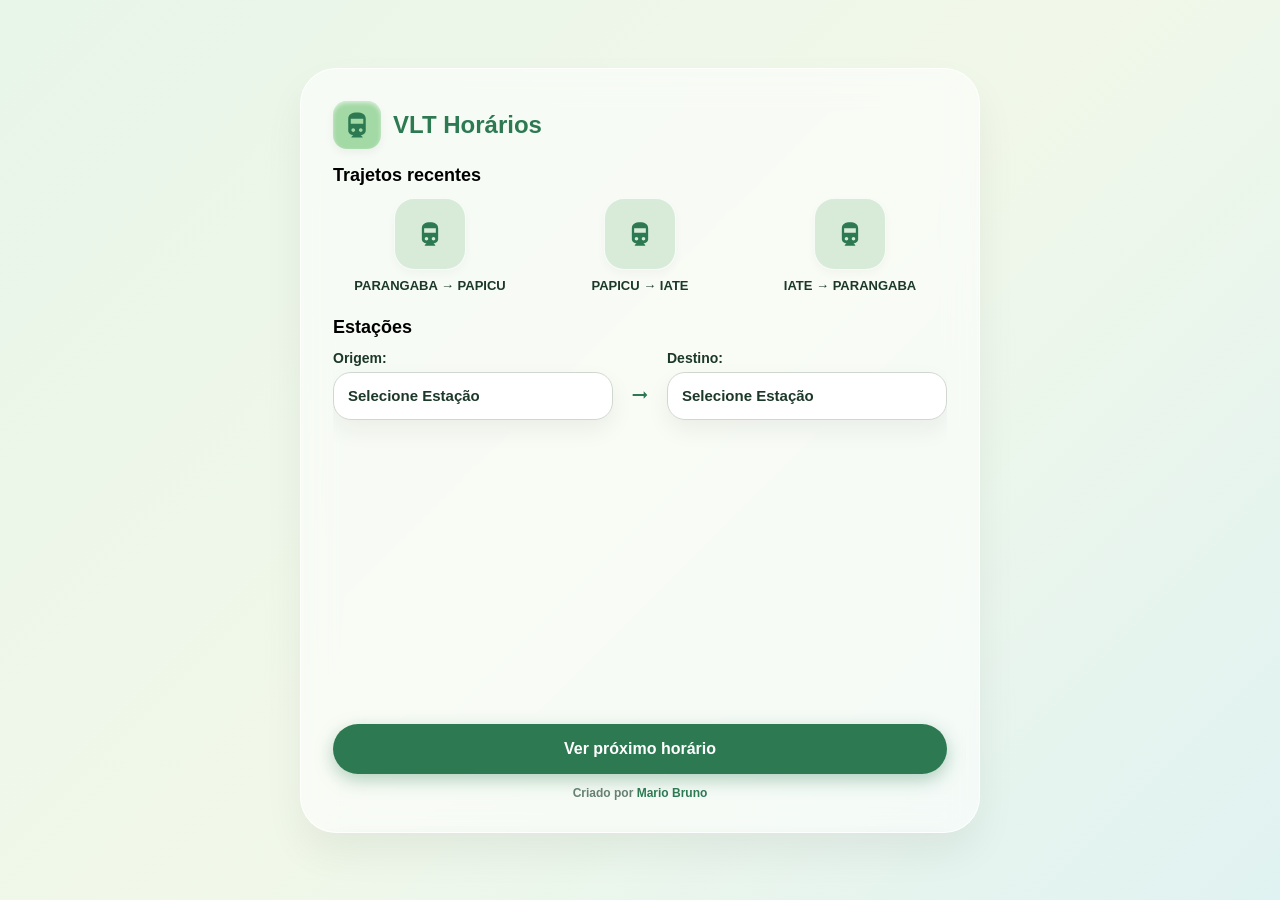
<file: index.html>
<!DOCTYPE html>
<html lang="pt-BR">
<head>
  <meta charset="UTF-8">
  <meta name="viewport" content="width=device-width, initial-scale=1.0">
  <title>VLT Horários - Metrofor</title>

  <!-- PWA & Mobile Settings -->
  <link rel="manifest" href="manifest.json">
  <meta name="theme-color" content="#2d7a52">
  <link rel="apple-touch-icon" href="icon-192.png">
  <meta name="apple-mobile-web-app-capable" content="yes">
  <meta name="apple-mobile-web-app-status-bar-style" content="black-translucent">

  <style>
    :root {
      --bg-gradient: linear-gradient(135deg, #e8f5e9 0%, #f1f8e9 50%, #e0f2f1 100%);
      --primary-green: #2d7a52;
      --primary-green-hover: #225c3e;
      --card-bg: rgba(255, 255, 255, 0.9);
      --card-shadow: 0 10px 25px rgba(0, 0, 0, 0.06);
      --text-main: #1c3829;
      --text-muted: #668071;
      --island-bg: #1b3d2b;
      --island-text: #ffffff;
    }

    * {
      box-sizing: border-box;
      margin: 0;
      padding: 0;
      font-family: -apple-system, BlinkMacSystemFont, "Segoe UI", Roboto, Helvetica, Arial, sans-serif;
      -webkit-tap-highlight-color: transparent;
    }

    body {
      background: var(--bg-gradient);
      min-height: 100dvh;
      display: flex;
      justify-content: center;
      align-items: center;
      color: var(--text-main);
      padding: 16px;
    }

    /* Container responsivo: Mobile + Desktop Centralizado */
    .app-container {
      width: 100%;
      max-width: 480px;
      min-height: 85dvh;
      max-height: 900px;
      background: rgba(255, 255, 255, 0.55);
      backdrop-filter: blur(16px);
      -webkit-backdrop-filter: blur(16px);
      padding: 24px;
      display: flex;
      flex-direction: column;
      position: relative;
      overflow: hidden;
      justify-content: space-between;
      border-radius: 36px;
      border: 1px solid rgba(255, 255, 255, 0.8);
      box-shadow: 0 20px 40px rgba(0, 0, 0, 0.06);
    }

    /* Layout responsivo para Desktop / Telas Maiores */
    @media (min-width: 768px) {
      .app-container {
        max-width: 680px;
        padding: 32px;
      }

      .favorites-grid {
        grid-template-columns: repeat(3, 1fr) !important;
        gap: 16px !important;
      }

      .fav-icon {
        width: 72px !important;
        height: 72px !important;
        border-radius: 20px !important;
      }

      .fav-label {
        font-size: 13px !important;
      }

      .select-group {
        gap: 16px !important;
      }

      .select-wrapper {
        padding: 14px 14px !important;
      }

      .select-wrapper select {
        font-size: 15px !important;
      }

      .dynamic-island-container.expanded {
        max-width: 460px !important;
      }
    }

    /* Header */
    .header-wrapper {
      display: flex;
      flex-direction: column;
      align-items: center;
      position: relative;
      z-index: 10;
      margin-bottom: 16px;
    }

    .header {
      display: flex;
      align-items: center;
      gap: 12px;
      width: 100%;
    }

    .icon-box {
      width: 48px;
      height: 48px;
      background: #a3d9a5;
      border-radius: 14px;
      display: flex;
      align-items: center;
      justify-content: center;
      box-shadow: inset 0 2px 4px rgba(255,255,255,0.6), 0 4px 10px rgba(0,0,0,0.05);
      flex-shrink: 0;
    }

    .icon-box svg {
      width: 30px;
      height: 30px;
      fill: var(--primary-green);
    }

    .header h1 {
      font-size: 24px;
      font-weight: 700;
      color: var(--primary-green);
    }

    .section-title {
      font-size: 18px;
      font-weight: 700;
      margin-bottom: 12px;
      color: #000;
    }

    .main-content {
      flex: 1;
      display: flex;
      flex-direction: column;
      justify-content: flex-start;
      gap: 24px;
      position: relative;
      overflow-y: auto;
      padding-bottom: 10px;
    }

    /* Trajetos Recentes */
    .favorites-grid {
      display: grid;
      grid-template-columns: repeat(3, 1fr);
      gap: 10px;
    }

    .fav-card {
      display: flex;
      flex-direction: column;
      align-items: center;
      gap: 8px;
      cursor: pointer;
    }

    .fav-icon {
      width: 58px;
      height: 58px;
      background: #d8ebd9;
      border-radius: 16px;
      display: flex;
      align-items: center;
      justify-content: center;
      box-shadow: 0 4px 10px rgba(0,0,0,0.03);
      border: 1px solid rgba(255,255,255,0.8);
      transition: transform 0.15s ease, background 0.2s ease;
    }

    .fav-card:hover .fav-icon {
      background: #c7e3c9;
    }

    .fav-card:active .fav-icon {
      transform: scale(0.95);
    }

    .fav-icon svg {
      width: 28px;
      height: 28px;
      fill: #2d7a52;
    }

    .fav-label {
      font-size: 11px;
      font-weight: 700;
      text-align: center;
      line-height: 1.2;
      color: var(--text-main);
      display: -webkit-box;
      -webkit-line-clamp: 2;
      -webkit-box-orient: vertical;
      overflow: hidden;
    }

    /* Seleção */
    .select-group {
      display: flex;
      align-items: center;
      justify-content: space-between;
      gap: 10px;
    }

    .field-box {
      flex: 1;
      display: flex;
      flex-direction: column;
      gap: 6px;
    }

    .field-box label {
      font-weight: 700;
      font-size: 14px;
    }

    .select-wrapper {
      position: relative;
      background: #fff;
      border-radius: 18px;
      border: 1px solid #d0d7d1;
      padding: 12px 10px;
      box-shadow: var(--card-shadow);
    }

    .select-wrapper select {
      width: 100%;
      border: none;
      background: transparent;
      outline: none;
      font-size: 13px;
      color: var(--text-main);
      font-weight: 600;
      appearance: none;
      cursor: pointer;
    }

    .arrow-icon {
      margin-top: 20px;
      display: flex;
      align-items: center;
      justify-content: center;
    }

    .arrow-icon svg {
      width: 22px;
      height: 22px;
      fill: var(--primary-green);
    }

    /* Botão Fixo e Rodapé */
    .action-footer {
      width: 100%;
      padding-top: 10px;
      z-index: 10;
      display: flex;
      flex-direction: column;
      align-items: center;
      gap: 12px;
      transition: opacity 0.3s ease;
    }

    .action-footer.hidden {
      opacity: 0;
      pointer-events: none;
    }

    .btn-main {
      width: 100%;
      background: var(--primary-green);
      color: #fff;
      border: none;
      padding: 16px;
      border-radius: 30px;
      font-size: 16px;
      font-weight: 700;
      cursor: pointer;
      box-shadow: 0 6px 18px rgba(45, 122, 82, 0.35);
      transition: background 0.2s, transform 0.15s ease;
      text-align: center;
    }

    .btn-main:hover {
      background: var(--primary-green-hover);
    }

    .btn-main:active {
      transform: scale(0.98);
    }

    .credits-footer {
      font-size: 12px;
      color: var(--text-muted);
      font-weight: 600;
      text-align: center;
    }

    .credits-footer a {
      color: var(--primary-green);
      text-decoration: none;
      font-weight: 700;
      transition: opacity 0.2s ease;
    }

    .credits-footer a:hover {
      text-decoration: underline;
      opacity: 0.85;
    }

    /* Backdrop para desfoque no fundo */
    .overlay-backdrop {
      position: absolute;
      top: 0;
      left: 0;
      width: 100%;
      height: 100%;
      background: rgba(18, 35, 24, 0.65);
      backdrop-filter: blur(14px);
      -webkit-backdrop-filter: blur(14px);
      opacity: 0;
      pointer-events: none;
      transition: opacity 0.4s ease;
      z-index: 90;
      border-radius: 36px;
    }

    .overlay-backdrop.active {
      opacity: 1;
      pointer-events: auto;
    }

    /* Dynamic Island Card */
    .dynamic-island-container {
      position: absolute;
      top: 16px;
      left: 50%;
      transform: translateX(-50%) scale(0.2);
      width: 120px;
      height: 36px;
      background: var(--island-bg);
      border-radius: 30px;
      opacity: 0;
      pointer-events: none;
      z-index: 100;
      transition: all 0.45s cubic-bezier(0.175, 0.885, 0.32, 1.2);
      box-shadow: 0 20px 45px rgba(0,0,0,0.35);
      color: var(--island-text);
      padding: 24px 20px;
      display: flex;
      flex-direction: column;
      justify-content: space-between;
      overflow: hidden;
      border: 1px solid rgba(255, 255, 255, 0.1);
    }

    .dynamic-island-container.expanded {
      top: 50%;
      transform: translate(-50%, -50%) scale(1);
      width: calc(100% - 40px);
      max-width: 420px;
      height: auto;
      min-height: 380px;
      border-radius: 32px;
      opacity: 1;
      pointer-events: auto;
    }

    .island-content {
      opacity: 0;
      transition: opacity 0.3s ease 0.15s;
      display: flex;
      flex-direction: column;
      align-items: center;
      text-align: center;
      height: 100%;
      justify-content: space-between;
      gap: 12px;
    }

    .dynamic-island-container.expanded .island-content {
      opacity: 1;
    }

    .island-pill-header {
      display: flex;
      align-items: center;
      gap: 8px;
      font-size: 13px;
      font-weight: 800;
      color: #8ed69d;
      letter-spacing: 0.8px;
      text-transform: uppercase;
    }

    .island-pill-header svg {
      width: 18px;
      height: 18px;
      fill: #8ed69d;
    }

    .island-station-name {
      font-size: 16px;
      font-weight: 700;
      color: #ffffff;
    }

    .island-time-display {
      display: flex;
      align-items: center;
      justify-content: center;
      gap: 10px;
      margin-bottom: 2px;
    }

    .island-clock-icon {
      width: 28px;
      height: 28px;
      border: 2px solid #8ed69d;
      border-radius: 50%;
      position: relative;
    }

    .island-clock-icon::after {
      content: '';
      width: 2px;
      height: 8px;
      background: #8ed69d;
      position: absolute;
      top: 4px;
      left: 11px;
    }

    .island-big-time {
      font-size: 54px;
      font-weight: 800;
      letter-spacing: -1px;
      color: #ffffff;
      line-height: 1;
    }

    .island-time-subtext {
      font-size: 13px;
      color: #8ed69d;
      font-weight: 600;
    }

    .island-arrival-box {
      background: rgba(255, 255, 255, 0.08);
      border: 1px solid rgba(255, 255, 255, 0.15);
      border-radius: 18px;
      padding: 12px 16px;
      width: 100%;
    }

    .island-arrival-text {
      font-size: 14px;
      font-weight: 700;
      color: #ffffff;
    }

    .island-next-time-info {
      font-size: 13px;
      color: rgba(255, 255, 255, 0.75);
      font-weight: 600;
    }

    .btn-island-back {
      width: 100%;
      background: #2d7a52;
      color: #ffffff;
      border: none;
      padding: 14px;
      border-radius: 25px;
      font-size: 15px;
      font-weight: 700;
      cursor: pointer;
      box-shadow: 0 4px 12px rgba(0,0,0,0.25);
      transition: background 0.2s, transform 0.15s ease;
      margin-top: 4px;
    }

    .btn-island-back:hover {
      background: #225c3e;
    }

    .btn-island-back:active {
      transform: scale(0.98);
    }

    /* Popup Banner de Instalação do PWA */
    .pwa-install-banner {
      position: absolute;
      bottom: 20px;
      left: 20px;
      right: 20px;
      background: #1b3d2b;
      color: #ffffff;
      border-radius: 24px;
      padding: 14px 16px;
      display: flex;
      align-items: center;
      justify-content: space-between;
      gap: 12px;
      box-shadow: 0 10px 30px rgba(0, 0, 0, 0.3);
      border: 1px solid rgba(255, 255, 255, 0.15);
      z-index: 80;
      transform: translateY(150%);
      transition: transform 0.4s cubic-bezier(0.175, 0.885, 0.32, 1.275);
    }

    .pwa-install-banner.show {
      transform: translateY(0);
    }

    .pwa-info {
      display: flex;
      align-items: center;
      gap: 10px;
    }

    .pwa-icon {
      width: 40px;
      height: 40px;
      background: #2d7a52;
      border-radius: 12px;
      display: flex;
      align-items: center;
      justify-content: center;
      flex-shrink: 0;
    }

    .pwa-icon svg {
      width: 24px;
      height: 24px;
      fill: #a3d9a5;
    }

    .pwa-text {
      display: flex;
      flex-direction: column;
    }

    .pwa-title {
      font-size: 13px;
      font-weight: 700;
      color: #ffffff;
    }

    .pwa-sub {
      font-size: 11px;
      color: #a3d9a5;
    }

    .pwa-actions {
      display: flex;
      align-items: center;
      gap: 8px;
    }

    .btn-pwa-install {
      background: #a3d9a5;
      color: #1b3d2b;
      border: none;
      padding: 8px 14px;
      border-radius: 18px;
      font-size: 12px;
      font-weight: 700;
      cursor: pointer;
      transition: background 0.2s ease;
    }

    .btn-pwa-install:hover {
      background: #8ed69d;
    }

    .btn-pwa-close {
      background: transparent;
      border: none;
      color: rgba(255, 255, 255, 0.6);
      font-size: 16px;
      cursor: pointer;
      padding: 4px;
    }
  </style>
</head>
<body>

  <div class="app-container">
    <div id="backdrop" class="overlay-backdrop" onclick="closeIsland()"></div>

    <!-- Header -->
    <div class="header-wrapper">
      <div class="header">
        <div class="icon-box">
          <svg viewBox="0 0 24 24"><path d="M12 2c-4 0-7 1.5-7 5v9.5C5 18.2 6.8 20 9 20l-1.5 1.5v.5h9v-.5L15 20c2.2 0 4-1.8 4-3.5V7c0-3.5-3-5-7-5zm-5 5h10v4H7V7zm2 10.5c-.8 0-1.5-.7-1.5-1.5s.7-1.5 1.5-1.5 1.5.7 1.5 1.5-.7 1.5-1.5 1.5zm6 0c-.8 0-1.5-.7-1.5-1.5s.7-1.5 1.5-1.5 1.5.7 1.5 1.5-.7 1.5-1.5 1.5z"/></svg>
        </div>
        <h1>VLT Horários</h1>
      </div>
    </div>

    <!-- Conteúdo Principal -->
    <div class="main-content">
      <div>
        <div class="section-title">Trajetos recentes</div>
        <div class="favorites-grid" id="recents-container"></div>
      </div>

      <div>
        <div class="section-title">Estações</div>
        <div class="select-group">
          <div class="field-box">
            <label>Origem:</label>
            <div class="select-wrapper">
              <select id="select-origin">
                <option value="" disabled selected>Selecione Estação</option>
              </select>
            </div>
          </div>

          <div class="arrow-icon">
            <svg viewBox="0 0 24 24"><path d="M16.01 11H4v2h12.01v3L20 12l-3.99-4z"/></svg>
          </div>

          <div class="field-box">
            <label>Destino:</label>
            <div class="select-wrapper">
              <select id="select-destination">
                <option value="" disabled selected>Selecione Estação</option>
              </select>
            </div>
          </div>
        </div>
      </div>
    </div>

    <!-- Botão Fixo Principal e Rodapé com Link -->
    <div id="action-footer" class="action-footer">
      <button type="button" class="btn-main" onclick="calculateAndOpenIsland()">Ver próximo horário</button>
      <footer class="credits-footer">
        Criado por <a href="https://mariobruno.dev" target="_blank" rel="noopener noreferrer">Mario Bruno</a>
      </footer>
    </div>

    <!-- Dynamic Island Modal -->
    <div id="dynamic-island" class="dynamic-island-container">
      <div class="island-content">
        <div class="island-pill-header">
          <svg viewBox="0 0 24 24"><path d="M12 2c-4 0-7 1.5-7 5v9.5C5 18.2 6.8 20 9 20l-1.5 1.5v.5h9v-.5L15 20c2.2 0 4-1.8 4-3.5V7c0-3.5-3-5-7-5zm-5 5h10v4H7V7zm2 10.5c-.8 0-1.5-.7-1.5-1.5s.7-1.5 1.5-1.5 1.5.7 1.5 1.5-.7 1.5-1.5 1.5zm6 0c-.8 0-1.5-.7-1.5-1.5s.7-1.5 1.5-1.5 1.5.7 1.5 1.5-.7 1.5-1.5 1.5z"/></svg>
          <span id="island-direction">Sentido IATE</span>
        </div>

        <div class="island-station-name" id="island-station-name">Na Estação Parangaba</div>

        <div>
          <div class="island-time-display">
            <div class="island-clock-icon"></div>
            <span class="island-big-time" id="island-main-time">--:--</span>
          </div>
          <div class="island-time-subtext" id="island-subtext">Partida em -- min</div>
        </div>

        <div class="island-arrival-box">
          <div class="island-arrival-text" id="island-arrival-time">Chegada às --:-- em DESTINO</div>
        </div>

        <div class="island-next-time-info" id="island-following-time">Seguintes: --:--, --:--, --:--</div>

        <button type="button" class="btn-island-back" onclick="closeIsland()">Voltar</button>
      </div>
    </div>

    <!-- Popup Banner de Instalação do PWA -->
    <div id="pwa-banner" class="pwa-install-banner">
      <div class="pwa-info">
        <div class="pwa-icon">
          <svg viewBox="0 0 24 24"><path d="M12 2c-4 0-7 1.5-7 5v9.5C5 18.2 6.8 20 9 20l-1.5 1.5v.5h9v-.5L15 20c2.2 0 4-1.8 4-3.5V7c0-3.5-3-5-7-5zm-5 5h10v4H7V7zm2 10.5c-.8 0-1.5-.7-1.5-1.5s.7-1.5 1.5-1.5 1.5.7 1.5 1.5-.7 1.5-1.5 1.5zm6 0c-.8 0-1.5-.7-1.5-1.5s.7-1.5 1.5-1.5 1.5.7 1.5 1.5-.7 1.5-1.5 1.5z"/></svg>
        </div>
        <div class="pwa-text">
          <span class="pwa-title">Instalar aplicativo</span>
          <span class="pwa-sub">Acesso rápido offline</span>
        </div>
      </div>
      <div class="pwa-actions">
        <button type="button" class="btn-pwa-install" onclick="installPwa()">Instalar</button>
        <button type="button" class="btn-pwa-close" onclick="dismissPwaBanner()">✕</button>
      </div>
    </div>

  </div>

  <script>
    const stationsOrder = [
      "PARANGABA", "MONTESE", "EXPEDICIONARIOS", "VILA UNIÃO", "B. DE MELO",
      "S.J. DO TAUAPE", "PONTES VIEIRA", "ANTONIO SALES", "PAPICU", "MUCURIPE", "IATE"
    ];

    const fullSchedules = {
      IATE: [
        { "PARANGABA": "05:30", "MONTESE": "05:33", "EXPEDICIONARIOS": "05:35", "VILA UNIÃO": "05:38", "B. DE MELO": "05:42", "S.J. DO TAUAPE": "05:46", "PONTES VIEIRA": "05:51", "ANTONIO SALES": "05:54", "PAPICU": "05:58", "MUCURIPE": "06:02", "IATE": "06:05" },
        { "PARANGABA": "06:08", "MONTESE": "06:11", "EXPEDICIONARIOS": "06:13", "VILA UNIÃO": "06:16", "B. DE MELO": "06:20", "S.J. DO TAUAPE": "06:24", "PONTES VIEIRA": "06:29", "ANTONIO SALES": "06:32", "PAPICU": "06:36", "MUCURIPE": "06:40", "IATE": "06:43" },
        { "PARANGABA": "06:46", "MONTESE": "06:49", "EXPEDICIONARIOS": "06:51", "VILA UNIÃO": "06:54", "B. DE MELO": "06:58", "S.J. DO TAUAPE": "07:02", "PONTES VIEIRA": "07:07", "ANTONIO SALES": "07:10", "PAPICU": "07:14", "MUCURIPE": "07:18", "IATE": "07:21" },
        { "PARANGABA": "07:26", "MONTESE": "07:29", "EXPEDICIONARIOS": "07:32", "VILA UNIÃO": "07:36", "B. DE MELO": "07:40", "S.J. DO TAUAPE": "07:44", "PONTES VIEIRA": "07:49", "ANTONIO SALES": "07:52", "PAPICU": "07:56", "MUCURIPE": "08:00", "IATE": "08:03" },
        { "PARANGABA": "08:06", "MONTESE": "08:09", "EXPEDICIONARIOS": "08:12", "VILA UNIÃO": "08:16", "B. DE MELO": "08:20", "S.J. DO TAUAPE": "08:24", "PONTES VIEIRA": "08:29", "ANTONIO SALES": "08:32", "PAPICU": "08:36", "MUCURIPE": "08:40", "IATE": "08:43" },
        { "PARANGABA": "08:47", "MONTESE": "08:50", "EXPEDICIONARIOS": "08:53", "VILA UNIÃO": "08:57", "B. DE MELO": "09:01", "S.J. DO TAUAPE": "09:05", "PONTES VIEIRA": "09:10", "ANTONIO SALES": "09:13", "PAPICU": "09:17", "MUCURIPE": "09:21", "IATE": "09:24" },
        { "PARANGABA": "09:28", "MONTESE": "09:31", "EXPEDICIONARIOS": "09:34", "VILA UNIÃO": "09:38", "B. DE MELO": "09:42", "S.J. DO TAUAPE": "09:46", "PONTES VIEIRA": "09:51", "ANTONIO SALES": "09:54", "PAPICU": "09:58", "MUCURIPE": "10:02", "IATE": "10:05" },
        { "PARANGABA": "10:09", "MONTESE": "10:12", "EXPEDICIONARIOS": "10:15", "VILA UNIÃO": "10:18", "B. DE MELO": "10:22", "S.J. DO TAUAPE": "10:26", "PONTES VIEIRA": "10:31", "ANTONIO SALES": "10:34", "PAPICU": "10:38", "MUCURIPE": "10:42", "IATE": "10:45" },
        { "PARANGABA": "10:50", "MONTESE": "10:53", "EXPEDICIONARIOS": "10:56", "VILA UNIÃO": "10:59", "B. DE MELO": "11:03", "S.J. DO TAUAPE": "11:07", "PONTES VIEIRA": "11:12", "ANTONIO SALES": "11:15", "PAPICU": "11:19", "MUCURIPE": "11:23", "IATE": "11:26" },
        { "PARANGABA": "11:30", "MONTESE": "11:33", "EXPEDICIONARIOS": "11:36", "VILA UNIÃO": "11:39", "B. DE MELO": "11:43", "S.J. DO TAUAPE": "11:47", "PONTES VIEIRA": "11:52", "ANTONIO SALES": "11:55", "PAPICU": "11:59", "MUCURIPE": "12:03", "IATE": "12:06" },
        { "PARANGABA": "12:10", "MONTESE": "12:13", "EXPEDICIONARIOS": "12:16", "VILA UNIÃO": "12:19", "B. DE MELO": "12:23", "S.J. DO TAUAPE": "12:27", "PONTES VIEIRA": "12:32", "ANTONIO SALES": "12:35", "PAPICU": "12:39", "MUCURIPE": "12:43", "IATE": "12:46" },
        { "PARANGABA": "12:50", "MONTESE": "12:53", "EXPEDICIONARIOS": "12:56", "VILA UNIÃO": "12:59", "B. DE MELO": "13:03", "S.J. DO TAUAPE": "13:07", "PONTES VIEIRA": "13:12", "ANTONIO SALES": "13:15", "PAPICU": "13:19", "MUCURIPE": "13:23", "IATE": "13:26" },
        { "PARANGABA": "13:30", "MONTESE": "13:33", "EXPEDICIONARIOS": "13:36", "VILA UNIÃO": "13:39", "B. DE MELO": "13:43", "S.J. DO TAUAPE": "13:47", "PONTES VIEIRA": "13:52", "ANTONIO SALES": "13:55", "PAPICU": "13:59", "MUCURIPE": "14:03", "IATE": "14:06" },
        { "PARANGABA": "14:10", "MONTESE": "14:13", "EXPEDICIONARIOS": "14:16", "VILA UNIÃO": "14:19", "B. DE MELO": "14:23", "S.J. DO TAUAPE": "14:27", "PONTES VIEIRA": "14:32", "ANTONIO SALES": "14:35", "PAPICU": "14:39", "MUCURIPE": "14:43", "IATE": "14:46" },
        { "PARANGABA": "14:50", "MONTESE": "14:53", "EXPEDICIONARIOS": "14:56", "VILA UNIÃO": "14:59", "B. DE MELO": "15:03", "S.J. DO TAUAPE": "15:07", "PONTES VIEIRA": "15:12", "ANTONIO SALES": "15:15", "PAPICU": "15:19", "MUCURIPE": "15:23", "IATE": "15:26" },
        { "PARANGABA": "15:30", "MONTESE": "15:33", "EXPEDICIONARIOS": "15:36", "VILA UNIÃO": "15:39", "B. DE MELO": "15:43", "S.J. DO TAUAPE": "15:47", "PONTES VIEIRA": "15:52", "ANTONIO SALES": "15:55", "PAPICU": "15:59", "MUCURIPE": "16:03", "IATE": "16:06" },
        { "PARANGABA": "16:10", "MONTESE": "16:13", "EXPEDICIONARIOS": "16:16", "VILA UNIÃO": "16:19", "B. DE MELO": "16:23", "S.J. DO TAUAPE": "16:27", "PONTES VIEIRA": "16:32", "ANTONIO SALES": "16:35", "PAPICU": "16:39", "MUCURIPE": "16:43", "IATE": "16:46" },
        { "PARANGABA": "16:50", "MONTESE": "16:53", "EXPEDICIONARIOS": "16:56", "VILA UNIÃO": "16:59", "B. DE MELO": "17:03", "S.J. DO TAUAPE": "17:07", "PONTES VIEIRA": "17:12", "ANTONIO SALES": "17:15", "PAPICU": "17:19", "MUCURIPE": "17:23", "IATE": "17:26" },
        { "PARANGABA": "17:30", "MONTESE": "17:33", "EXPEDICIONARIOS": "17:36", "VILA UNIÃO": "17:39", "B. DE MELO": "17:43", "S.J. DO TAUAPE": "17:47", "PONTES VIEIRA": "17:52", "ANTONIO SALES": "17:55", "PAPICU": "17:59", "MUCURIPE": "18:03", "IATE": "18:06" },
        { "PARANGABA": "18:10", "MONTESE": "18:13", "EXPEDICIONARIOS": "18:16", "VILA UNIÃO": "18:19", "B. DE MELO": "18:23", "S.J. DO TAUAPE": "18:27", "PONTES VIEIRA": "18:32", "ANTONIO SALES": "18:35", "PAPICU": "18:39", "MUCURIPE": "18:43", "IATE": "18:46" },
        { "PARANGABA": "18:50", "MONTESE": "18:53", "EXPEDICIONARIOS": "18:56", "VILA UNIÃO": "18:59", "B. DE MELO": "19:03", "S.J. DO TAUAPE": "19:07", "PONTES VIEIRA": "19:12", "ANTONIO SALES": "19:15", "PAPICU": "19:19", "MUCURIPE": "19:23", "IATE": "19:26" },
        { "PARANGABA": "19:28", "MONTESE": "19:31", "EXPEDICIONARIOS": "19:33", "VILA UNIÃO": "19:36", "B. DE MELO": "19:40", "S.J. DO TAUAPE": "19:44", "PONTES VIEIRA": "19:49", "ANTONIO SALES": "19:52", "PAPICU": "19:56", "MUCURIPE": "20:00", "IATE": "20:03" },
        { "PARANGABA": "20:06", "MONTESE": "20:09", "EXPEDICIONARIOS": "20:11", "VILA UNIÃO": "20:14", "B. DE MELO": "20:18", "S.J. DO TAUAPE": "20:22", "PONTES VIEIRA": "20:27", "ANTONIO SALES": "20:30", "PAPICU": "20:34", "MUCURIPE": "20:38", "IATE": "20:41" },
        { "PARANGABA": "20:44", "MONTESE": "20:47", "EXPEDICIONARIOS": "20:49", "VILA UNIÃO": "20:52", "B. DE MELO": "20:56", "S.J. DO TAUAPE": "21:00", "PONTES VIEIRA": "21:05", "ANTONIO SALES": "21:08", "PAPICU": "21:12", "MUCURIPE": "21:16", "IATE": "21:19" },
        { "PARANGABA": "21:21", "MONTESE": "21:24", "EXPEDICIONARIOS": "21:26", "VILA UNIÃO": "21:28", "B. DE MELO": "21:32", "S.J. DO TAUAPE": "21:36", "PONTES VIEIRA": "21:41", "ANTONIO SALES": "21:44", "PAPICU": "21:48", "MUCURIPE": "21:52", "IATE": "21:55" },
        { "PARANGABA": "21:58", "MONTESE": "22:01", "EXPEDICIONARIOS": "22:03", "VILA UNIÃO": "22:05", "B. DE MELO": "22:09", "S.J. DO TAUAPE": "22:13", "PONTES VIEIRA": "22:18", "ANTONIO SALES": "22:21", "PAPICU": "22:25", "MUCURIPE": "22:29", "IATE": "22:32" },
        { "PARANGABA": "22:35", "MONTESE": "22:38", "EXPEDICIONARIOS": "22:40", "VILA UNIÃO": "22:42", "B. DE MELO": "22:46", "S.J. DO TAUAPE": "22:50", "PONTES VIEIRA": "22:55", "ANTONIO SALES": "22:58", "PAPICU": "23:02", "MUCURIPE": "23:06", "IATE": "23:09" }
      ],
      PARANGABA: [
        { "IATE": "05:30", "MUCURIPE": "05:33", "PAPICU": "05:37", "ANTONIO SALES": "05:41", "PONTES VIEIRA": "05:44", "S.J. DO TAUAPE": "05:49", "B. DE MELO": "05:53", "VILA UNIÃO": "05:57", "EXPEDICIONARIOS": "06:00", "MONTESE": "06:02", "PARANGABA": "06:05" },
        { "IATE": "06:08", "MUCURIPE": "06:11", "PAPICU": "06:15", "ANTONIO SALES": "06:19", "PONTES VIEIRA": "06:22", "S.J. DO TAUAPE": "06:27", "B. DE MELO": "06:31", "VILA UNIÃO": "06:35", "EXPEDICIONARIOS": "06:38", "MONTESE": "06:40", "PARANGABA": "06:43" },
        { "IATE": "06:46", "MUCURIPE": "06:49", "PAPICU": "06:53", "ANTONIO SALES": "06:57", "PONTES VIEIRA": "07:00", "S.J. DO TAUAPE": "07:05", "B. DE MELO": "07:09", "VILA UNIÃO": "07:13", "EXPEDICIONARIOS": "07:16", "MONTESE": "07:18", "PARANGABA": "07:21" },
        { "IATE": "07:26", "MUCURIPE": "07:29", "PAPICU": "07:33", "ANTONIO SALES": "07:37", "PONTES VIEIRA": "07:40", "S.J. DO TAUAPE": "07:45", "B. DE MELO": "07:49", "VILA UNIÃO": "07:53", "EXPEDICIONARIOS": "07:57", "MONTESE": "08:00", "PARANGABA": "08:03" },
        { "IATE": "08:06", "MUCURIPE": "08:09", "PAPICU": "08:13", "ANTONIO SALES": "08:17", "PONTES VIEIRA": "08:20", "S.J. DO TAUAPE": "08:25", "B. DE MELO": "08:29", "VILA UNIÃO": "08:33", "EXPEDICIONARIOS": "08:37", "MONTESE": "08:40", "PARANGABA": "08:43" },
        { "IATE": "08:47", "MUCURIPE": "08:50", "PAPICU": "08:54", "ANTONIO SALES": "08:58", "PONTES VIEIRA": "09:01", "S.J. DO TAUAPE": "09:06", "B. DE MELO": "09:10", "VILA UNIÃO": "09:14", "EXPEDICIONARIOS": "09:18", "MONTESE": "09:21", "PARANGABA": "09:24" },
        { "IATE": "09:28", "MUCURIPE": "09:31", "PAPICU": "09:35", "ANTONIO SALES": "09:39", "PONTES VIEIRA": "09:42", "S.J. DO TAUAPE": "09:47", "B. DE MELO": "09:51", "VILA UNIÃO": "09:55", "EXPEDICIONARIOS": "09:58", "MONTESE": "10:02", "PARANGABA": "10:05" },
        { "IATE": "10:09", "MUCURIPE": "10:12", "PAPICU": "10:16", "ANTONIO SALES": "10:20", "PONTES VIEIRA": "10:23", "S.J. DO TAUAPE": "10:28", "B. DE MELO": "10:32", "VILA UNIÃO": "10:36", "EXPEDICIONARIOS": "10:39", "MONTESE": "10:42", "PARANGABA": "10:45" },
        { "IATE": "10:50", "MUCURIPE": "10:53", "PAPICU": "10:57", "ANTONIO SALES": "11:01", "PONTES VIEIRA": "11:04", "S.J. DO TAUAPE": "11:09", "B. DE MELO": "11:13", "VILA UNIÃO": "11:17", "EXPEDICIONARIOS": "11:20", "MONTESE": "11:23", "PARANGABA": "11:26" },
        { "IATE": "11:30", "MUCURIPE": "11:33", "PAPICU": "11:37", "ANTONIO SALES": "11:41", "PONTES VIEIRA": "11:44", "S.J. DO TAUAPE": "11:49", "B. DE MELO": "11:53", "VILA UNIÃO": "11:57", "EXPEDICIONARIOS": "12:00", "MONTESE": "12:03", "PARANGABA": "12:06" },
        { "IATE": "12:10", "MUCURIPE": "12:13", "PAPICU": "12:17", "ANTONIO SALES": "12:21", "PONTES VIEIRA": "12:24", "S.J. DO TAUAPE": "12:29", "B. DE MELO": "12:33", "VILA UNIÃO": "12:37", "EXPEDICIONARIOS": "12:40", "MONTESE": "12:43", "PARANGABA": "12:46" },
        { "IATE": "12:50", "MUCURIPE": "12:53", "PAPICU": "12:57", "ANTONIO SALES": "13:01", "PONTES VIEIRA": "13:04", "S.J. DO TAUAPE": "13:09", "B. DE MELO": "13:13", "VILA UNIÃO": "13:17", "EXPEDICIONARIOS": "13:20", "MONTESE": "13:23", "PARANGABA": "13:26" },
        { "IATE": "13:30", "MUCURIPE": "13:33", "PAPICU": "13:37", "ANTONIO SALES": "13:41", "PONTES VIEIRA": "13:44", "S.J. DO TAUAPE": "13:49", "B. DE MELO": "13:53", "VILA UNIÃO": "13:57", "EXPEDICIONARIOS": "14:00", "MONTESE": "14:03", "PARANGABA": "14:06" },
        { "IATE": "14:10", "MUCURIPE": "14:13", "PAPICU": "14:17", "ANTONIO SALES": "14:21", "PONTES VIEIRA": "14:24", "S.J. DO TAUAPE": "14:29", "B. DE MELO": "14:33", "VILA UNIÃO": "14:37", "EXPEDICIONARIOS": "14:40", "MONTESE": "14:43", "PARANGABA": "14:46" },
        { "IATE": "14:50", "MUCURIPE": "14:53", "PAPICU": "14:57", "ANTONIO SALES": "15:01", "PONTES VIEIRA": "15:04", "S.J. DO TAUAPE": "15:09", "B. DE MELO": "15:13", "VILA UNIÃO": "15:17", "EXPEDICIONARIOS": "15:20", "MONTESE": "15:23", "PARANGABA": "15:26" },
        { "IATE": "15:30", "MUCURIPE": "15:33", "PAPICU": "15:37", "ANTONIO SALES": "15:41", "PONTES VIEIRA": "15:44", "S.J. DO TAUAPE": "15:49", "B. DE MELO": "15:53", "VILA UNIÃO": "15:57", "EXPEDICIONARIOS": "16:00", "MONTESE": "16:03", "PARANGABA": "16:06" },
        { "IATE": "16:10", "MUCURIPE": "16:13", "PAPICU": "16:17", "ANTONIO SALES": "16:21", "PONTES VIEIRA": "16:24", "S.J. DO TAUAPE": "16:29", "B. DE MELO": "16:33", "VILA UNIÃO": "16:37", "EXPEDICIONARIOS": "16:40", "MONTESE": "16:43", "PARANGABA": "16:46" },
        { "IATE": "16:50", "MUCURIPE": "16:53", "PAPICU": "16:57", "ANTONIO SALES": "17:01", "PONTES VIEIRA": "17:04", "S.J. DO TAUAPE": "17:09", "B. DE MELO": "17:13", "VILA UNIÃO": "17:17", "EXPEDICIONARIOS": "17:20", "MONTESE": "17:23", "PARANGABA": "17:26" },
        { "IATE": "17:30", "MUCURIPE": "17:33", "PAPICU": "17:37", "ANTONIO SALES": "17:41", "PONTES VIEIRA": "17:44", "S.J. DO TAUAPE": "17:49", "B. DE MELO": "17:53", "VILA UNIÃO": "17:57", "EXPEDICIONARIOS": "18:00", "MONTESE": "18:03", "PARANGABA": "18:06" },
        { "IATE": "18:10", "MUCURIPE": "18:13", "PAPICU": "18:17", "ANTONIO SALES": "18:21", "PONTES VIEIRA": "18:24", "S.J. DO TAUAPE": "18:29", "B. DE MELO": "18:33", "VILA UNIÃO": "18:37", "EXPEDICIONARIOS": "18:40", "MONTESE": "18:43", "PARANGABA": "18:46" },
        { "IATE": "18:50", "MUCURIPE": "18:53", "PAPICU": "18:57", "ANTONIO SALES": "19:01", "PONTES VIEIRA": "19:04", "S.J. DO TAUAPE": "19:09", "B. DE MELO": "19:13", "VILA UNIÃO": "19:17", "EXPEDICIONARIOS": "19:20", "MONTESE": "19:23", "PARANGABA": "19:26" },
        { "IATE": "19:28", "MUCURIPE": "19:31", "PAPICU": "19:35", "ANTONIO SALES": "19:39", "PONTES VIEIRA": "19:42", "S.J. DO TAUAPE": "19:47", "B. DE MELO": "19:51", "VILA UNIÃO": "19:55", "EXPEDICIONARIOS": "19:58", "MONTESE": "20:00", "PARANGABA": "20:03" },
        { "IATE": "20:06", "MUCURIPE": "20:09", "PAPICU": "20:13", "ANTONIO SALES": "20:17", "PONTES VIEIRA": "20:20", "S.J. DO TAUAPE": "20:25", "B. DE MELO": "20:29", "VILA UNIÃO": "20:33", "EXPEDICIONARIOS": "20:36", "MONTESE": "20:38", "PARANGABA": "20:41" },
        { "IATE": "20:44", "MUCURIPE": "20:47", "PAPICU": "20:51", "ANTONIO SALES": "20:55", "PONTES VIEIRA": "20:58", "S.J. DO TAUAPE": "21:03", "B. DE MELO": "21:07", "VILA UNIÃO": "21:11", "EXPEDICIONARIOS": "21:14", "MONTESE": "21:16", "PARANGABA": "21:19" },
        { "IATE": "21:21", "MUCURIPE": "21:24", "PAPICU": "21:28", "ANTONIO SALES": "21:32", "PONTES VIEIRA": "21:35", "S.J. DO TAUAPE": "21:39", "B. DE MELO": "21:44", "VILA UNIÃO": "21:48", "EXPEDICIONARIOS": "21:50", "MONTESE": "21:52", "PARANGABA": "21:55" },
        { "IATE": "21:58", "MUCURIPE": "22:01", "PAPICU": "22:05", "ANTONIO SALES": "22:09", "PONTES VIEIRA": "22:12", "S.J. DO TAUAPE": "22:16", "B. DE MELO": "22:21", "VILA UNIÃO": "22:25", "EXPEDICIONARIOS": "22:27", "MONTESE": "22:29", "PARANGABA": "22:32" },
        { "IATE": "22:35", "MUCURIPE": "22:38", "PAPICU": "22:42", "ANTONIO SALES": "22:46", "PONTES VIEIRA": "22:49", "S.J. DO TAUAPE": "22:53", "B. DE MELO": "22:58", "VILA UNIÃO": "23:02", "EXPEDICIONARIOS": "23:04", "MONTESE": "23:06", "PARANGABA": "23:09" }
      ]
    };

    /* SVG Vetorial Corrigido e Simétrico */
    const vltIconSvg = `<svg viewBox="0 0 24 24"><path d="M12 2c-4 0-7 1.5-7 5v9.5C5 18.2 6.8 20 9 20l-1.5 1.5v.5h9v-.5L15 20c2.2 0 4-1.8 4-3.5V7c0-3.5-3-5-7-5zm-5 5h10v4H7V7zm2 10.5c-.8 0-1.5-.7-1.5-1.5s.7-1.5 1.5-1.5 1.5.7 1.5 1.5-.7 1.5-1.5 1.5zm6 0c-.8 0-1.5-.7-1.5-1.5s.7-1.5 1.5-1.5 1.5.7 1.5 1.5-.7 1.5-1.5 1.5z"/></svg>`;

    const defaultRecents = [
      { origin: "PARANGABA", dest: "PAPICU" },
      { origin: "PAPICU", dest: "IATE" },
      { origin: "IATE", dest: "PARANGABA" }
    ];

    // Elementos principais da interface
    const originSelect = document.getElementById('select-origin');
    const destSelect = document.getElementById('select-destination');
    const actionFooter = document.getElementById('action-footer');

    function populateSelects() {
      stationsOrder.forEach(station => {
        const opt1 = document.createElement('option');
        opt1.value = station;
        opt1.textContent = station;
        originSelect.appendChild(opt1);

        const opt2 = document.createElement('option');
        opt2.value = station;
        opt2.textContent = station;
        destSelect.appendChild(opt2);
      });
    }

    function getRecents() {
      const stored = localStorage.getItem('vlt_recents');

      if (!stored) return defaultRecents;

      try {
        const recents = JSON.parse(stored);
        return Array.isArray(recents) ? recents : defaultRecents;
      } catch (error) {
        console.warn('Não foi possível carregar os trajetos recentes:', error);
        return defaultRecents;
      }
    }

    function saveRecent(origin, dest) {
      let list = getRecents();
      list = list.filter(item => !(item.origin === origin && item.dest === dest));
      list.unshift({ origin, dest });
      if (list.length > 3) list = list.slice(0, 3);
      localStorage.setItem('vlt_recents', JSON.stringify(list));
      renderRecents();
    }

    function renderRecents() {
      const container = document.getElementById('recents-container');
      container.innerHTML = '';
      const recents = getRecents();

      recents.forEach(item => {
        const card = document.createElement('div');
        card.className = 'fav-card';
        card.onclick = () => quickSelect(item.origin, item.dest);
        card.innerHTML = `
          <div class="fav-icon">
            ${vltIconSvg}
          </div>
          <span class="fav-label">${item.origin} → ${item.dest}</span>
        `;
        container.appendChild(card);
      });
    }

    function quickSelect(origin, dest) {
      originSelect.value = origin;
      destSelect.value = dest;
    }

    function getFortalezaDate() {
      const now = new Date();
      const fortalezaString = now.toLocaleString('en-US', {
        timeZone: 'America/Fortaleza'
      });

      return new Date(fortalezaString);
    }

    function calculateAndOpenIsland() {
      const origin = originSelect.value;
      const destination = destSelect.value;

      if (!origin || !destination) {
        alert("Por favor, selecione a estação de origem e de destino.");
        return;
      }

      if (origin === destination) {
        alert("A estação de origem e destino não podem ser iguais.");
        return;
      }

      saveRecent(origin, destination);

      const originIdx = stationsOrder.indexOf(origin);
      const destIdx = stationsOrder.indexOf(destination);

      const direction = originIdx < destIdx ? "IATE" : "PARANGABA";
      const trips = fullSchedules[direction];

      const now = getFortalezaDate();
      const currentMinutes = now.getHours() * 60 + now.getMinutes();

      let nextTrainFormatted = null;
      let nextTrainMin = null;
      let arrivalTimeFormatted = null;
      let followingTrainFormatted = null;
      let followingTrainFormatted2 = null;
      let followingTrainFormatted3 = null;

      for (let i = 0; i < trips.length; i++) {
        const trip = trips[i];
        const departureStr = trip[origin];
        
        if (!departureStr) continue;

        const [h, m] = departureStr.split(':').map(Number);
        const trainMinutes = h * 60 + m;

        if (trainMinutes >= currentMinutes) {
          nextTrainFormatted = departureStr;
          nextTrainMin = trainMinutes;
          arrivalTimeFormatted = trip[destination];

          followingTrainFormatted = trips[i + 1]?.[origin] ?? null;
          followingTrainFormatted2 = trips[i + 2]?.[origin] ?? null;
          followingTrainFormatted3 = trips[i + 3]?.[origin] ?? null;
          break;
        }
      }

      document.getElementById('island-station-name').textContent = `Na Estação ${origin}`;
      document.getElementById('island-direction').textContent = `Sentido ${direction}`;

      if (nextTrainFormatted !== null) {
        const diffNext = nextTrainMin - currentMinutes;
        document.getElementById('island-main-time').textContent = nextTrainFormatted;

        if (diffNext === 0) {
          document.getElementById('island-subtext').textContent = "A passar agora na estação";
        } else {
          document.getElementById('island-subtext').textContent = `Partida em ${diffNext} min`;
        }

        document.getElementById('island-arrival-time').textContent = `Chegada às ${arrivalTimeFormatted} em ${destination}`;

        if (followingTrainFormatted) {
          document.getElementById('island-following-time').textContent = `Seguintes: ${followingTrainFormatted}, ${followingTrainFormatted2}, ${followingTrainFormatted3}`;
        } else {
          document.getElementById('island-following-time').textContent = "Seguinte: Último comboio do dia";
        }
      } else {
        document.getElementById('island-main-time').textContent = "--:--";
        document.getElementById('island-subtext').textContent = "Fora de operação";
        document.getElementById('island-arrival-time').textContent = "Sem viagens disponíveis hoje";
        document.getElementById('island-following-time').textContent = "Operação encerrada por hoje";
      }

      document.getElementById('dynamic-island').classList.add('expanded');
      document.getElementById('backdrop').classList.add('active');
      actionFooter.classList.add('hidden');
    }

    function closeIsland() {
      document.getElementById('dynamic-island').classList.remove('expanded');
      document.getElementById('backdrop').classList.remove('active');
      actionFooter.classList.remove('hidden');
    }

    // Inicialização
    populateSelects();
    renderRecents();
  </script>

  <!-- Lógica de Instalação PWA Banner -->
  <script>
    let deferredPrompt = null;
    const pwaBanner = document.getElementById('pwa-banner');

    window.addEventListener('beforeinstallprompt', (e) => {
      e.preventDefault();
      deferredPrompt = e;
      
      if (!localStorage.getItem('pwa_dismissed')) {
        setTimeout(() => {
          pwaBanner.classList.add('show');
        }, 1200);
      }
    });

    function installPwa() {
      if (deferredPrompt) {
        deferredPrompt.prompt();
        deferredPrompt.userChoice.then((choiceResult) => {
          if (choiceResult.outcome === 'accepted') {
            console.log('Usuário aceitou a instalação do PWA');
          }
          deferredPrompt = null;
          pwaBanner.classList.remove('show');
        });
      }
    }

    function dismissPwaBanner() {
      pwaBanner.classList.remove('show');
      localStorage.setItem('pwa_dismissed', 'true');
    }

    window.addEventListener('appinstalled', () => {
      pwaBanner.classList.remove('show');
    });

    if ('serviceWorker' in navigator) {
      window.addEventListener('load', () => {
        navigator.serviceWorker.register('./sw.js')
          .then((reg) => console.log('Service Worker registrado com sucesso!', reg))
          .catch((err) => console.error('Falha ao registrar Service Worker:', err));
      });
    }
  </script>
</body>
</html>
</file>
